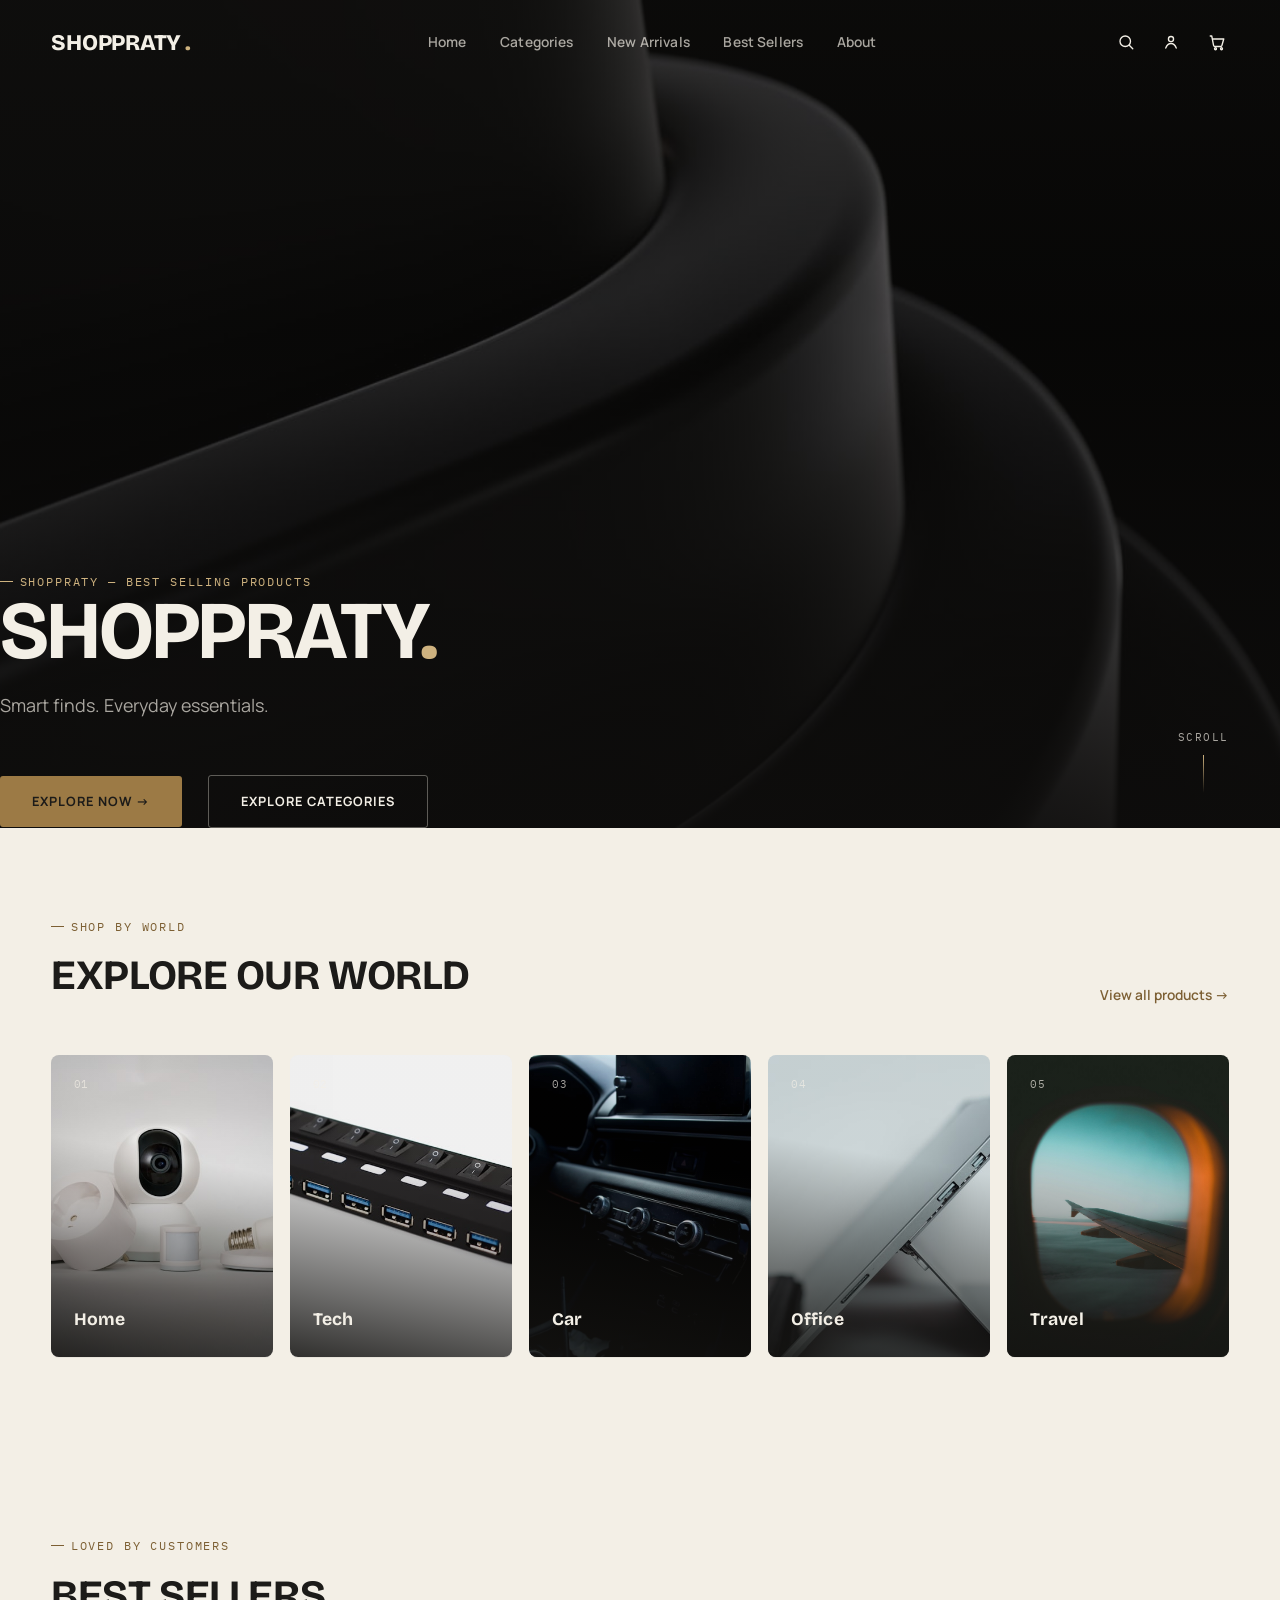
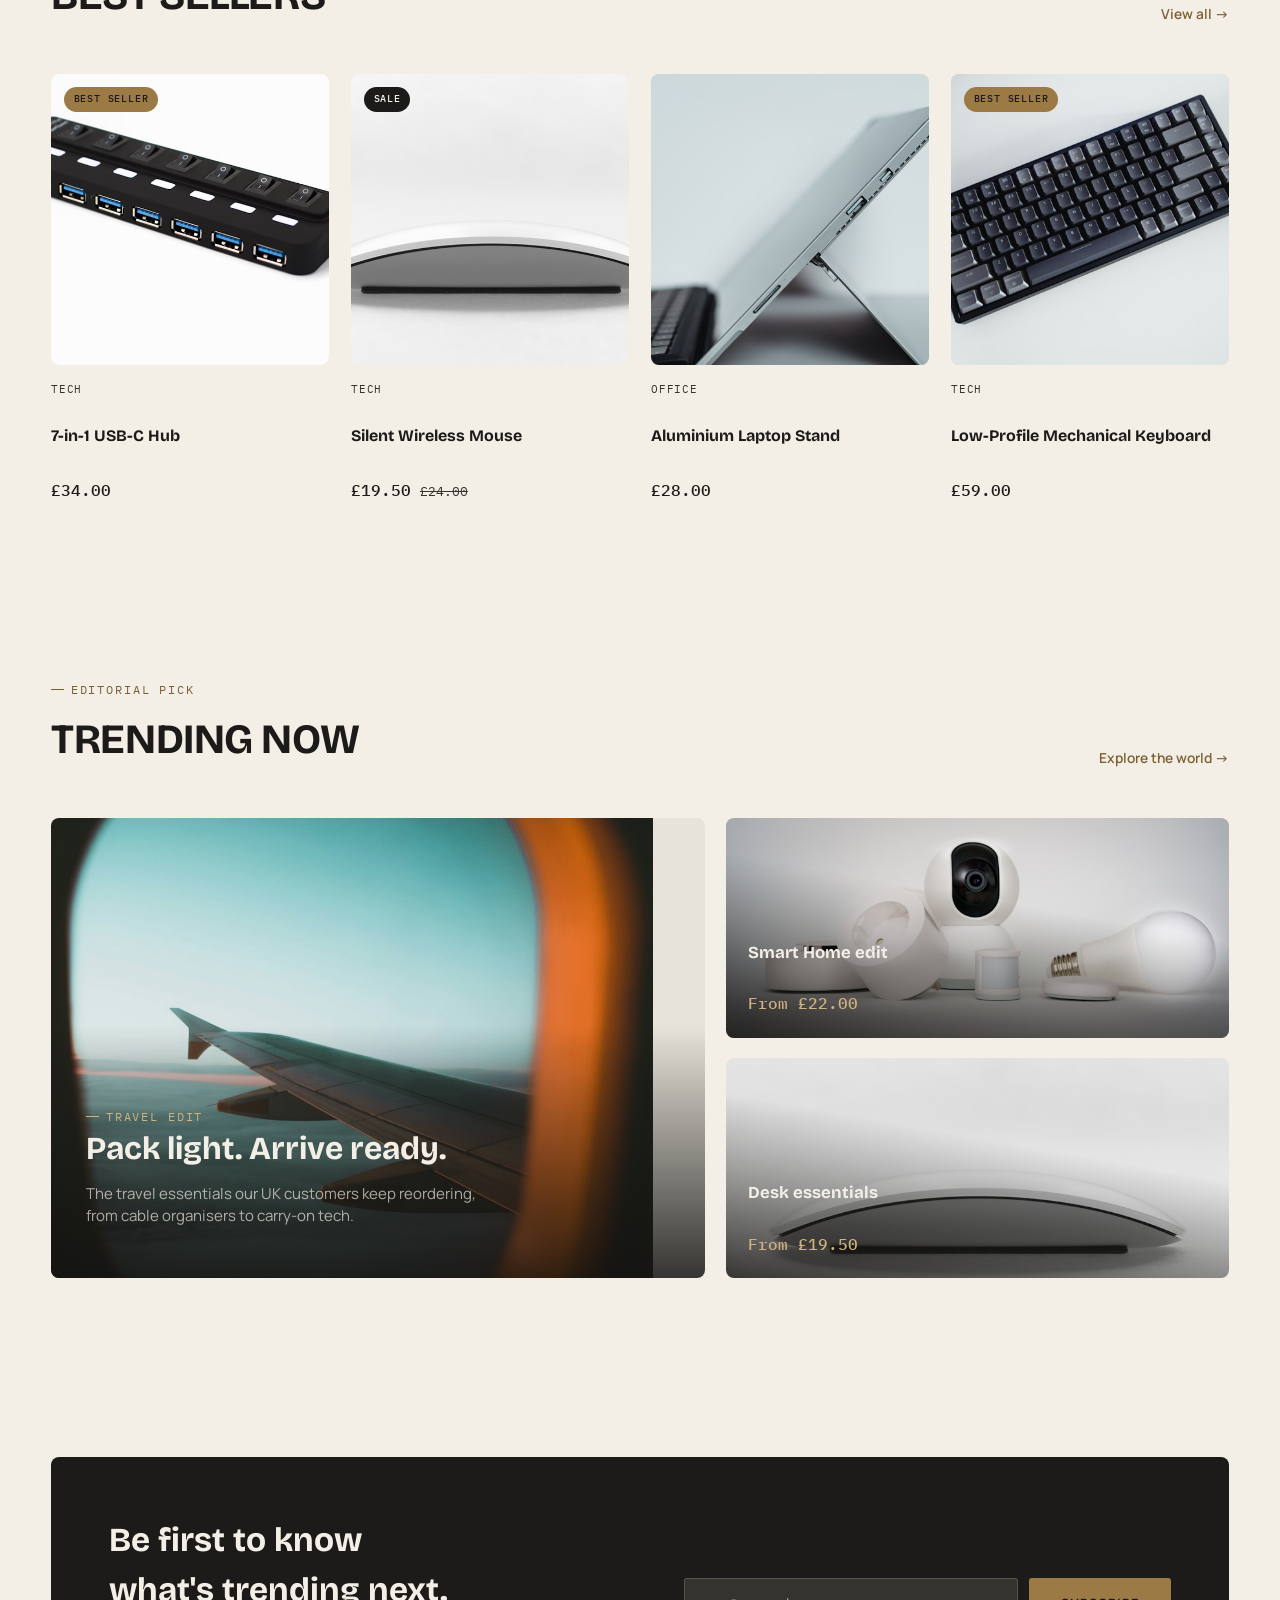
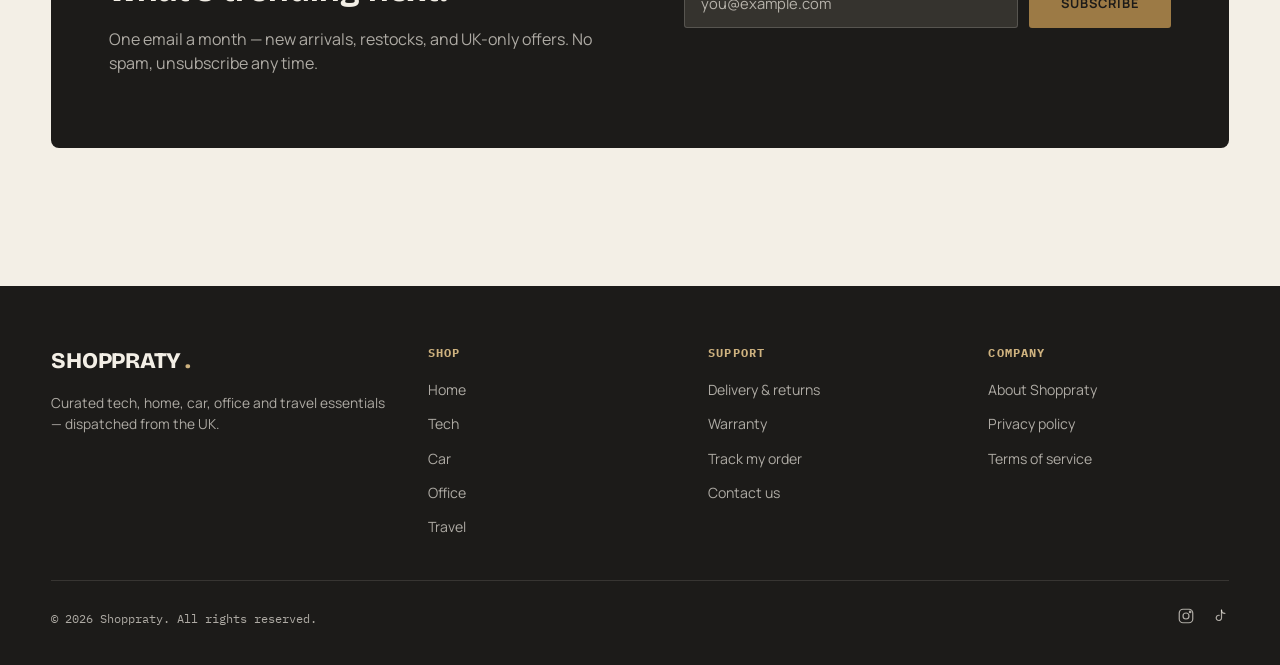
<file: src/index.html>
<!DOCTYPE html>
<html lang="en">
<head>
<meta charset="UTF-8">
<meta name="viewport" content="width=device-width, initial-scale=1">
<title>Shoppraty</title>
<link rel="preconnect" href="https://fonts.googleapis.com">
<link rel="preconnect" href="https://fonts.gstatic.com" crossorigin>
<link href="https://fonts.googleapis.com/css2?family=Bricolage+Grotesque:opsz,wght@12..96,400..800&family=Manrope:wght@400;500;600;700&family=IBM+Plex+Mono:wght@400;500&display=swap" rel="stylesheet">

<link rel="stylesheet" href="style.css">

</head>
<body>
<header id="siteHeader">
  <div class="wrap header-row">
    <a class="logo" href="#top"><span>SHOPPRATY</span><span class="dot">.</span></a>
    <nav class="primary">
      <a href="#top">Home</a>
      <a href="#categories">Categories</a>
      <a href="#trending">New Arrivals</a>
      <a href="#bestsellers">Best Sellers</a>
      <a href="#about">About</a>
    </nav>
    <div class="header-actions">
      <button class="icon-btn" aria-label="Search">
        <svg width="18" height="18" viewBox="0 0 24 24" fill="none" stroke="currentColor" stroke-width="1.8"><circle cx="11" cy="11" r="7"/><path d="M21 21l-4.3-4.3" stroke-linecap="round"/></svg>
      </button>
      <button class="icon-btn acc-only" aria-label="Account">
        <svg width="18" height="18" viewBox="0 0 24 24" fill="none" stroke="currentColor" stroke-width="1.8"><circle cx="12" cy="8" r="3.4"/><path d="M5 20c1.5-4 4.2-6 7-6s5.5 2 7 6" stroke-linecap="round"/></svg>
      </button>
      <button class="icon-btn" aria-label="Cart">
        <svg width="18" height="18" viewBox="0 0 24 24" fill="none" stroke="currentColor" stroke-width="1.8"><path d="M3 4h2l2.4 12.4a2 2 0 0 0 2 1.6h7.2a2 2 0 0 0 2-1.6L21 8H6" stroke-linecap="round" stroke-linejoin="round"/><circle cx="10" cy="21" r="1.3"/><circle cx="18" cy="21" r="1.3"/></svg>
      </button>
      <button class="icon-btn hamburger" id="menuOpen" aria-label="Open menu">
        <svg width="22" height="22" viewBox="0 0 24 24" fill="none" stroke="currentColor" stroke-width="1.8"><path d="M3 6h18M3 12h18M3 18h18" stroke-linecap="round"/></svg>
      </button>
    </div>
  </div>
</header>

<div class="mobile-panel" id="mobilePanel">
  <div class="mobile-panel-top">
    <a class="logo" href="#top"><span>SHOPPRATY</span><span class="dot">.</span></a>
    <button class="close-btn" id="menuClose" aria-label="Close menu">
      <svg width="24" height="24" viewBox="0 0 24 24" fill="none" stroke="currentColor" stroke-width="1.8"><path d="M6 6l12 12M18 6L6 18" stroke-linecap="round"/></svg>
    </button>
  </div>
  <nav>
    <a href="#top">Home</a>
    <a href="#categories">Categories</a>
    <a href="#trending">New Arrivals</a>
    <a href="#bestsellers">Best Sellers</a>
    <a href="#about">About</a>
  </nav>
  <a class="btn btn-primary" href="#bestsellers">Shop Now</a>
</div>

<main id="top">
  <!-- ================= HERO ================= -->
  <section class="hero" id="cinematicHero">
    <img class="hero-bg" src="assets/images/hero-background-abstract-3815616568.jpg" alt="">
    <div class="hero-scrim"></div>
    <div class="hero-lightbg"></div>

    <button class="skip-intro" id="skipIntro" type="button">Skip intro →</button>

    <div class="hero-inner">

      <!-- Scene — the cable (real product photo) -->
      <div class="scene scene-photo" aria-hidden="true">
        <div class="cable-photo-wrap">
          <img src="assets/images/hero-cable-photo-26ef4f4f62.jpg" alt="">
          <span class="light-sweep"></span>
        </div>
      </div>

      <!-- Scene 5 — closing (persists as the resting hero) -->
      <div class="scene scene-closing">
        <div class="eyebrow on-dark">Shoppraty — Best Selling Products</div>
        <h1>SHOPPRATY<span style="color:var(--brass-tint)">.</span></h1>
        <p class="lede">Smart finds. Everyday essentials.</p>
        <div class="hero-ctas">
          <a class="btn btn-primary" href="#bestsellers">Explore Now →</a>
          <a class="btn btn-ghost" href="#categories">Explore categories</a>
        </div>
      </div>
    </div>
    <div class="scroll-cue"><span>Scroll</span><span class="line"></span></div>
  </section>

  <!-- ================= CATEGORIES ================= -->
  <section id="categories">
    <div class="wrap">
      <div class="section-head reveal reveal-up">
        <div>
          <div class="eyebrow">Shop by world</div>
          <h2>EXPLORE OUR WORLD</h2>
        </div>
        <a class="see-all" href="#bestsellers">View all products →</a>
      </div>

      <div class="cat-grid">
        <a class="cat-card reveal reveal-up" style="--i:0" href="#bestsellers">
          <span class="cat-index mono">01</span>
          <img src="assets/images/minimal-white-smart-home-devices-on-a-light-s-da6423327e.jpg" alt="Minimal white smart-home devices on a light surface">
          <span class="scrim"></span>
          <span class="cat-body">
            <h3>Home</h3>
            <span class="cat-arrow"><svg width="15" height="15" viewBox="0 0 24 24" fill="none" stroke="currentColor" stroke-width="2.2"><path d="M6 18L18 6M9 6h9v9" stroke-linecap="round" stroke-linejoin="round"/></svg></span>
          </span>
        </a>

        <a class="cat-card reveal reveal-up" style="--i:1" href="#bestsellers">
          <span class="cat-index mono">02</span>
          <img src="assets/images/black-7-port-usb-hub-on-a-white-surface-254d0e8527.jpg" alt="Black 7-port USB hub on a white surface">
          <span class="scrim"></span>
          <span class="cat-body">
            <h3>Tech</h3>
            <span class="cat-arrow"><svg width="15" height="15" viewBox="0 0 24 24" fill="none" stroke="currentColor" stroke-width="2.2"><path d="M6 18L18 6M9 6h9v9" stroke-linecap="round" stroke-linejoin="round"/></svg></span>
          </span>
        </a>

        <a class="cat-card reveal reveal-up" style="--i:2" href="#bestsellers">
          <span class="cat-index mono">03</span>
          <img src="assets/images/dark-minimal-car-interior-dashboard-detail-01def2a07e.jpg" alt="Dark, minimal car interior dashboard detail">
          <span class="scrim"></span>
          <span class="cat-body">
            <h3>Car</h3>
            <span class="cat-arrow"><svg width="15" height="15" viewBox="0 0 24 24" fill="none" stroke="currentColor" stroke-width="2.2"><path d="M6 18L18 6M9 6h9v9" stroke-linecap="round" stroke-linejoin="round"/></svg></span>
          </span>
        </a>

        <a class="cat-card reveal reveal-up" style="--i:3" href="#bestsellers">
          <span class="cat-index mono">04</span>
          <img src="assets/images/laptop-propped-open-close-up-of-the-hinge-d51bd549a7.jpg" alt="Laptop propped open, close-up of the hinge">
          <span class="scrim"></span>
          <span class="cat-body">
            <h3>Office</h3>
            <span class="cat-arrow"><svg width="15" height="15" viewBox="0 0 24 24" fill="none" stroke="currentColor" stroke-width="2.2"><path d="M6 18L18 6M9 6h9v9" stroke-linecap="round" stroke-linejoin="round"/></svg></span>
          </span>
        </a>

        <a class="cat-card reveal reveal-up" style="--i:4" href="#bestsellers">
          <span class="cat-index mono">05</span>
          <img src="assets/images/view-of-an-airplane-wing-through-the-window-a-4570b59be3.jpg" alt="View of an airplane wing through the window at dusk">
          <span class="scrim"></span>
          <span class="cat-body">
            <h3>Travel</h3>
            <span class="cat-arrow"><svg width="15" height="15" viewBox="0 0 24 24" fill="none" stroke="currentColor" stroke-width="2.2"><path d="M6 18L18 6M9 6h9v9" stroke-linecap="round" stroke-linejoin="round"/></svg></span>
          </span>
        </a>
      </div>
    </div>
  </section>

  <!-- ================= BEST SELLERS ================= -->
  <section id="bestsellers">
    <div class="wrap">
      <div class="section-head reveal reveal-up">
        <div>
          <div class="eyebrow">Loved by customers</div>
          <h2>BEST SELLERS</h2>
        </div>
        <a class="see-all" href="#">View all →</a>
      </div>

      <div class="product-grid">
        <article class="product-card reveal reveal-up" style="--i:0" data-product-id="hub-7port-usb" data-category="Tech" data-price="34.00">
          <div class="product-media">
            <span class="badge brass">Best seller</span>
            <img src="assets/images/black-7-port-usb-hub-on-a-white-surface-254d0e8527.jpg" alt="Black 7-port USB hub with individual switches">
            <button class="quick-add">Add to cart · £34.00</button>
          </div>
          <div class="product-info">
            <span class="cat">Tech</span>
            <h4>7-in-1 USB-C Hub</h4>
            <div class="price-row"><span class="price">£34.00</span></div>
          </div>
        </article>

        <article class="product-card reveal reveal-up" style="--i:1" data-product-id="mouse-silent-wireless" data-category="Tech" data-price="19.50">
          <div class="product-media">
            <span class="badge">Sale</span>
            <img src="assets/images/white-wireless-mouse-side-profile-924a9c2b2d.jpg" alt="White wireless mouse, side profile">
            <button class="quick-add">Add to cart · £19.50</button>
          </div>
          <div class="product-info">
            <span class="cat">Tech</span>
            <h4>Silent Wireless Mouse</h4>
            <div class="price-row"><span class="price">£19.50</span><span class="price-was">£24.00</span></div>
          </div>
        </article>

        <article class="product-card reveal reveal-up" style="--i:2" data-product-id="laptop-stand-alu" data-category="Office" data-price="28.00">
          <div class="product-media">
            <img src="assets/images/laptop-propped-open-close-up-of-the-hinge-d51bd549a7.jpg" alt="Laptop propped open at an angle, close-up of the hinge">
            <button class="quick-add">Add to cart · £28.00</button>
          </div>
          <div class="product-info">
            <span class="cat">Office</span>
            <h4>Aluminium Laptop Stand</h4>
            <div class="price-row"><span class="price">£28.00</span></div>
          </div>
        </article>

        <article class="product-card reveal reveal-up" style="--i:3" data-product-id="keyboard-mech-lowprofile" data-category="Tech" data-price="59.00">
          <div class="product-media">
            <span class="badge brass">Best seller</span>
            <img src="assets/images/black-low-profile-mechanical-keyboard-on-a-wh-f9f615518b.jpg" alt="Black low-profile mechanical keyboard on a white desk">
            <button class="quick-add">Add to cart · £59.00</button>
          </div>
          <div class="product-info">
            <span class="cat">Tech</span>
            <h4>Low-Profile Mechanical Keyboard</h4>
            <div class="price-row"><span class="price">£59.00</span></div>
          </div>
        </article>
      </div>
    </div>
  </section>

  <!-- ================= TRENDING ================= -->
  <section id="trending">
    <div class="wrap">
      <div class="section-head reveal reveal-up">
        <div>
          <div class="eyebrow">Editorial pick</div>
          <h2>TRENDING NOW</h2>
        </div>
        <a class="see-all" href="#categories">Explore the world →</a>
      </div>

      <div class="trending">
        <div class="trending-hero reveal reveal-scale">
          <img id="parallaxImg" src="assets/images/view-of-an-airplane-wing-through-the-window-a-4570b59be3.jpg" alt="View of an airplane wing through the window, travel essentials edit">
          <span class="scrim"></span>
          <div class="copy">
            <div class="eyebrow on-dark">Travel edit</div>
            <h3>Pack light. Arrive ready.</h3>
            <p>The travel essentials our UK customers keep reordering, from cable organisers to carry-on tech.</p>
          </div>
        </div>
        <div class="trending-side">
          <a class="trending-item reveal reveal-up" style="--i:1" href="#bestsellers">
            <img src="assets/images/minimal-white-smart-home-devices-on-a-light-s-da6423327e.jpg" alt="Minimal white smart-home devices">
            <span class="scrim"></span>
            <span class="copy">
              <h4>Smart Home edit</h4>
              <span class="price mono">From £22.00</span>
            </span>
          </a>
          <a class="trending-item reveal reveal-up" style="--i:2" href="#bestsellers">
            <img src="assets/images/white-wireless-mouse-side-profile-924a9c2b2d.jpg" alt="White wireless mouse close-up">
            <span class="scrim"></span>
            <span class="copy">
              <h4>Desk essentials</h4>
              <span class="price mono">From £19.50</span>
            </span>
          </a>
        </div>
      </div>
    </div>
  </section>

  <!-- ================= NEWSLETTER ================= -->
  <section>
    <div class="wrap">
      <div class="newsletter reveal reveal-up">
        <div>
          <h2>Be first to know what's trending next.</h2>
          <p>One email a month — new arrivals, restocks, and UK-only offers. No spam, unsubscribe any time.</p>
        </div>
        <form class="signup-form" onsubmit="return false;">
          <input type="email" placeholder="you@example.com" aria-label="Email address" required>
          <button class="btn btn-primary" type="submit">Subscribe</button>
        </form>
      </div>
    </div>
  </section>
</main>

<footer id="about">
  <div class="wrap">
    <div class="footer-grid">
      <div class="footer-brand">
        <a class="logo" href="#top"><span>SHOPPRATY</span><span class="dot">.</span></a>
        <p>Curated tech, home, car, office and travel essentials — dispatched from the UK.</p>
      </div>
      <div class="footer-col">
        <h5>Shop</h5>
        <ul>
          <li><a href="#categories">Home</a></li>
          <li><a href="#categories">Tech</a></li>
          <li><a href="#categories">Car</a></li>
          <li><a href="#categories">Office</a></li>
          <li><a href="#categories">Travel</a></li>
        </ul>
      </div>
      <div class="footer-col">
        <h5>Support</h5>
        <ul>
          <li><a href="#">Delivery &amp; returns</a></li>
          <li><a href="#">Warranty</a></li>
          <li><a href="#">Track my order</a></li>
          <li><a href="#">Contact us</a></li>
        </ul>
      </div>
      <div class="footer-col">
        <h5>Company</h5>
        <ul>
          <li><a href="#about">About Shoppraty</a></li>
          <li><a href="#">Privacy policy</a></li>
          <li><a href="#">Terms of service</a></li>
        </ul>
      </div>
    </div>
    <div class="footer-bottom">
      <span class="mono">© 2026 Shoppraty. All rights reserved.</span>
      <div class="socials">
        <a href="#" aria-label="Instagram"><svg width="18" height="18" viewBox="0 0 24 24" fill="none" stroke="currentColor" stroke-width="1.6"><rect x="3" y="3" width="18" height="18" rx="5"/><circle cx="12" cy="12" r="4"/><circle cx="17.5" cy="6.5" r="1"/></svg></a>
        <a href="#" aria-label="TikTok"><svg width="18" height="18" viewBox="0 0 24 24" fill="none" stroke="currentColor" stroke-width="1.6"><path d="M14 4v10.5a3.5 3.5 0 1 1-3-3.46" stroke-linecap="round" stroke-linejoin="round"/><path d="M14 4c0 2.5 2 4.5 4.5 4.5" stroke-linecap="round"/></svg></a>
      </div>
    </div>
  </div>
</footer>

<script src="script.js"></script>
</body>
</html>
</file>
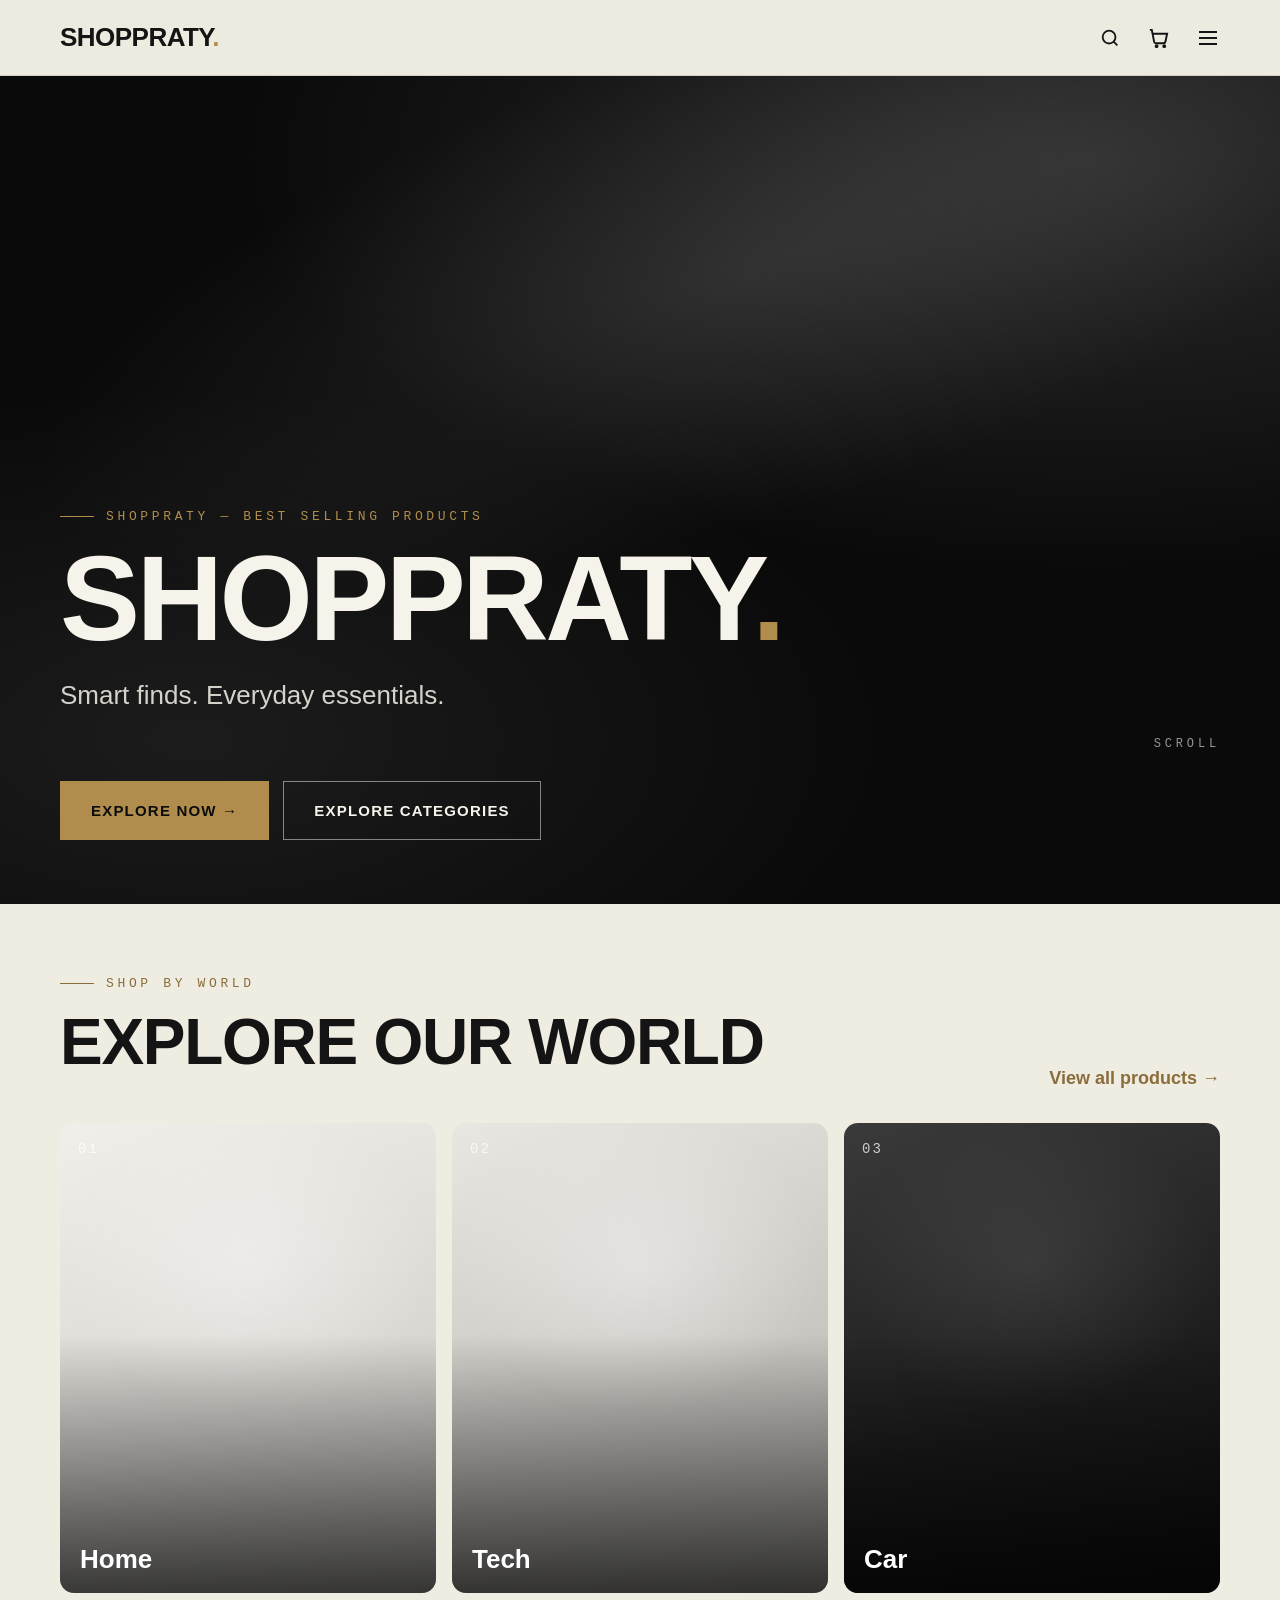
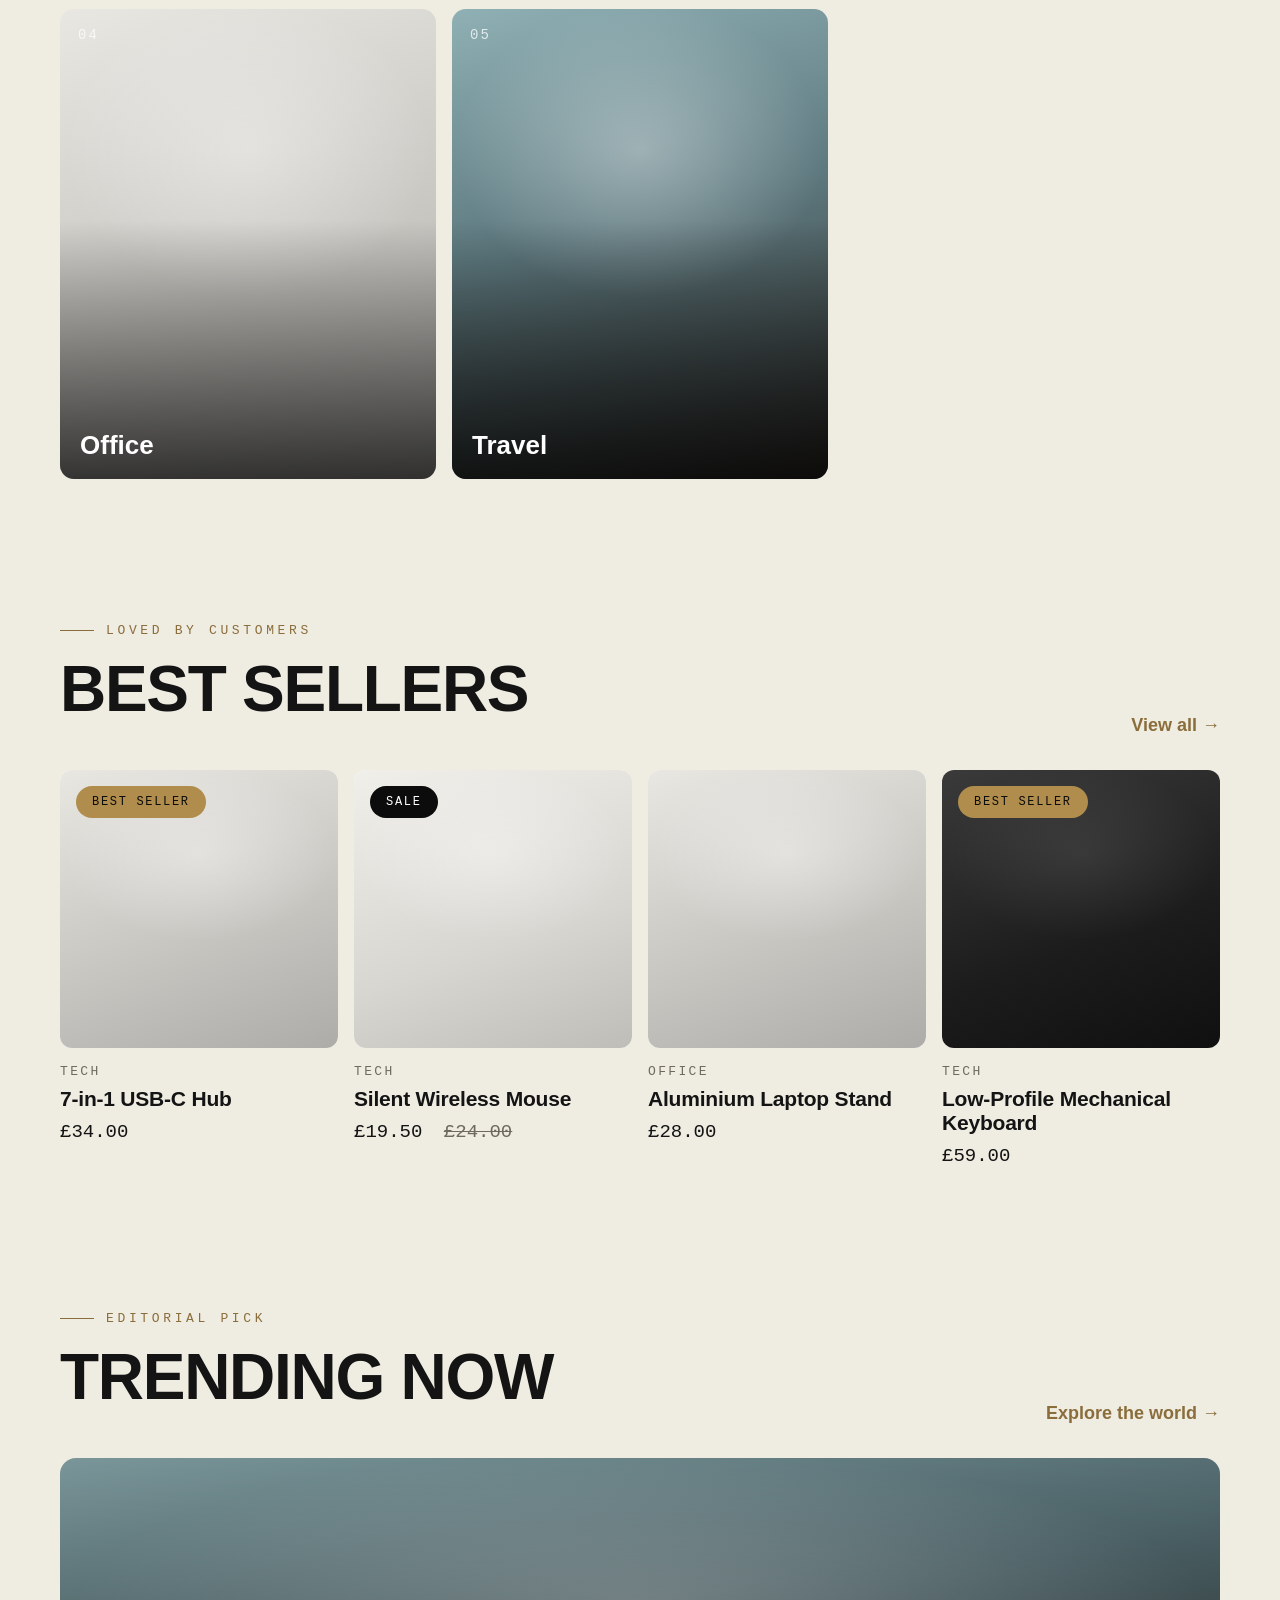
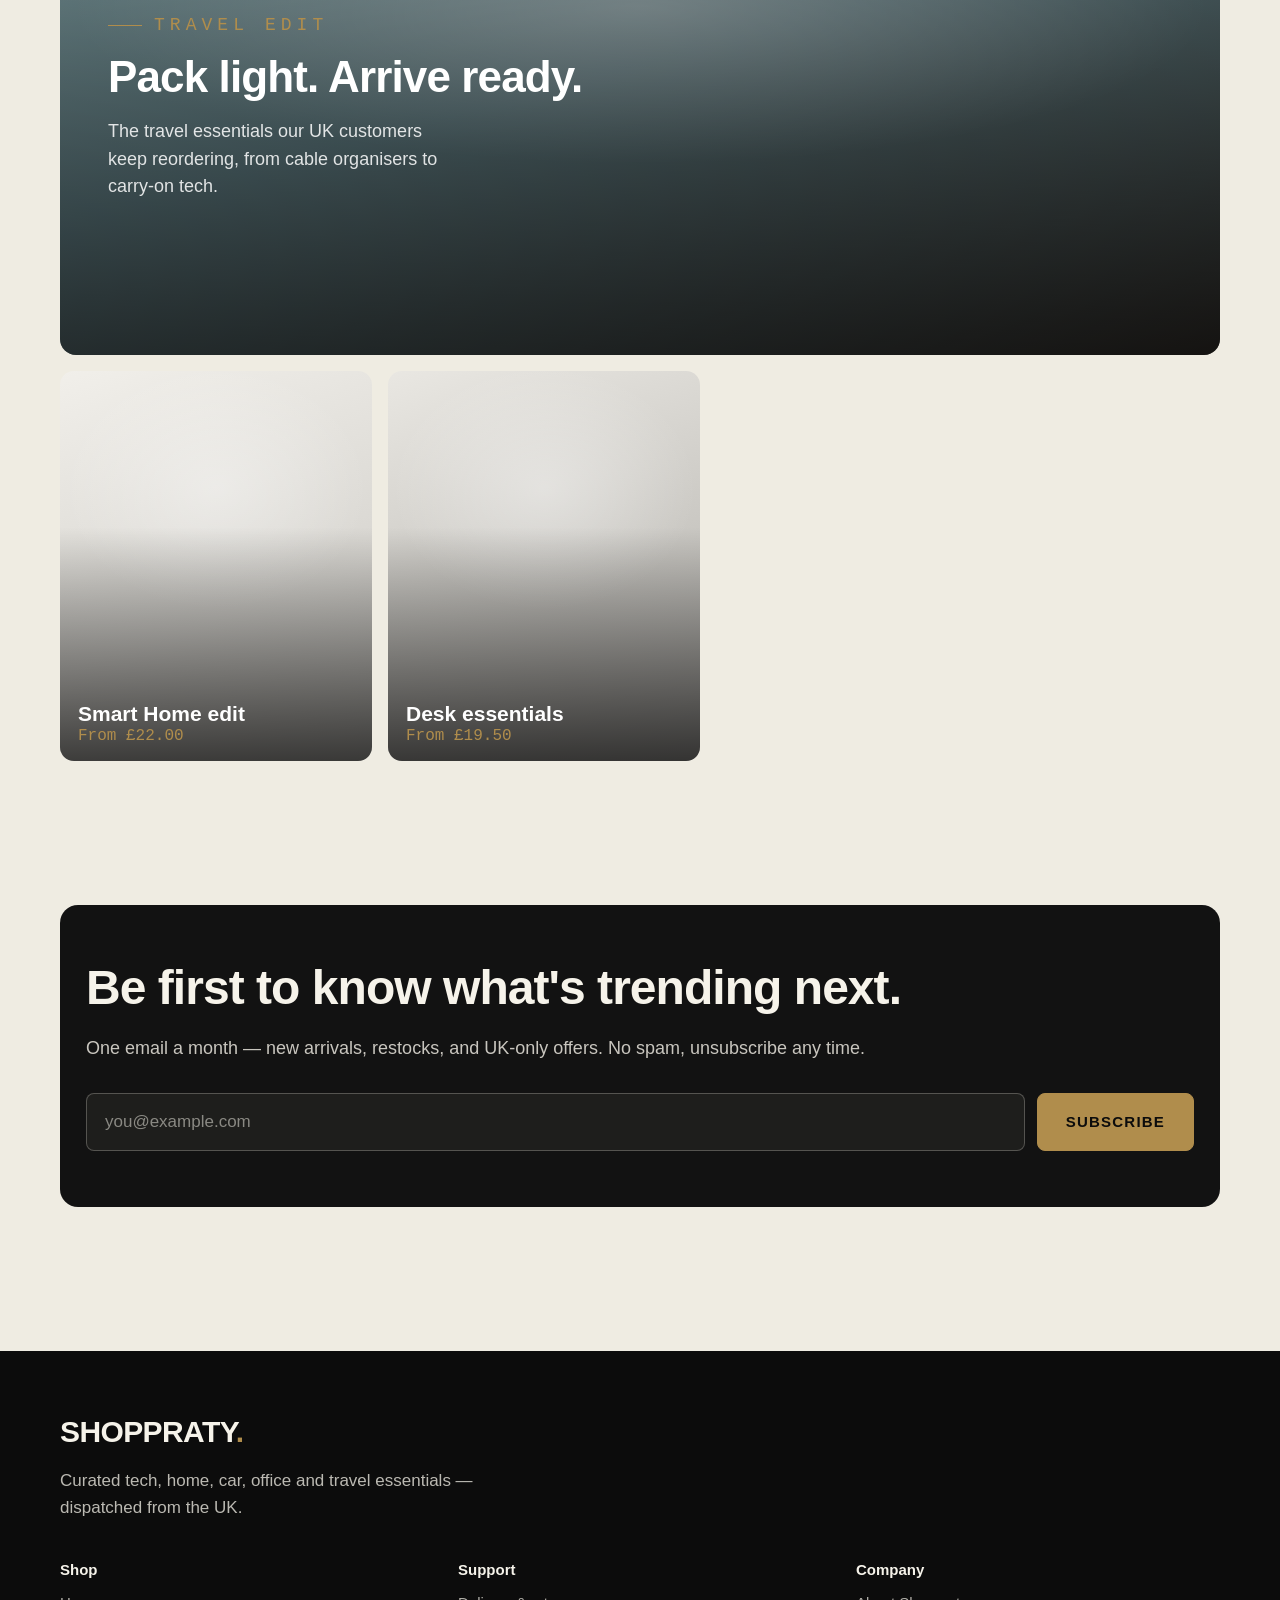
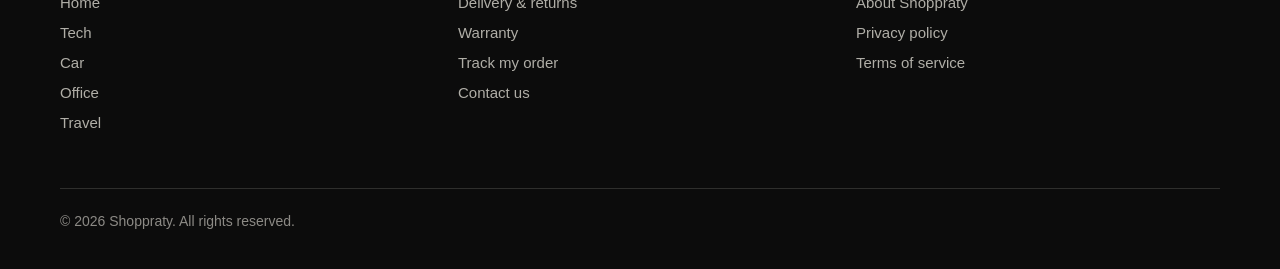
<file: shoppraty-bundle.html>
<!DOCTYPE html>
<html lang="en">
<head>
<meta charset="UTF-8">
<meta name="viewport" content="width=device-width, initial-scale=1">
<title>Shoppraty</title>
<style>
  :root{
    --cream:#EFECE2;
    --cream-2:#EDEAE0;
    --ink:#141414;
    --black:#0C0C0C;
    --card-black:#121212;
    --gold:#B08D4C;
    --gold-deep:#8A6D3B;
    --paper:#F6F3EA;
    --muted:#6E6A5F;
    --sans:-apple-system,BlinkMacSystemFont,"Segoe UI",Helvetica,Arial,sans-serif;
    --mono:ui-monospace,"SF Mono",Menlo,Consolas,monospace;
  }
  *{margin:0;padding:0;box-sizing:border-box}
  html{scroll-behavior:smooth}
  body{background:var(--cream);color:var(--ink);font-family:var(--sans);-webkit-font-smoothing:antialiased}
  img,svg{display:block;max-width:100%}
  a{color:inherit;text-decoration:none}

  .wrap{max-width:1200px;margin:0 auto;padding:0 20px}

  /* ---------- header ---------- */
  header{position:sticky;top:0;z-index:50;background:var(--cream-2);border-bottom:1px solid rgba(20,20,20,.12)}
  .nav{display:flex;align-items:center;justify-content:space-between;padding:22px 20px;max-width:1200px;margin:0 auto}
  .logo{font-size:26px;font-weight:800;letter-spacing:-.02em}
  .logo .dot{color:var(--gold)}
  .nav-icons{display:flex;align-items:center;gap:26px}
  .nav-icons button{background:none;border:none;cursor:pointer;padding:0;color:var(--ink)}

  /* ---------- eyebrow ---------- */
  .eyebrow{font-family:var(--mono);font-size:13px;letter-spacing:.28em;text-transform:uppercase;color:var(--gold-deep);display:flex;align-items:center;gap:12px}
  .eyebrow::before{content:"";width:34px;height:1px;background:currentColor;flex:none}

  /* ---------- hero ---------- */
  .hero{position:relative;background:var(--black);color:var(--paper);min-height:92vh;display:flex;align-items:flex-end;overflow:hidden}
  .hero-art{position:absolute;inset:0;background:
    radial-gradient(120% 90% at 85% 10%,#2A2A2A 0%,transparent 55%),
    radial-gradient(90% 70% at 15% 80%,#1C1C1C 0%,transparent 60%),
    #0A0A0A}
  .hero-art::after{content:"";position:absolute;inset:-20%;background:
    radial-gradient(60% 30% at 60% 35%,rgba(255,255,255,.10) 0%,transparent 70%);
    transform:rotate(-18deg)}
  .hero-inner{position:relative;width:100%;max-width:1200px;margin:0 auto;padding:0 20px 44px}
  .hero .eyebrow{color:var(--gold)}
  .hero h1{font-size:clamp(56px,12vw,120px);font-weight:800;letter-spacing:-.03em;line-height:1;margin:14px 0 22px}
  .hero h1 .dot{color:var(--gold)}
  .hero-sub{font-size:clamp(19px,4.5vw,26px);color:rgba(246,243,234,.85)}
  .hero-scroll{font-family:var(--mono);font-size:12px;letter-spacing:.32em;color:rgba(246,243,234,.6);text-align:right;margin:26px 0 30px}
  .hero-ctas{display:flex;gap:14px;flex-wrap:wrap}
  .btn{font-family:var(--sans);font-weight:700;font-size:15px;letter-spacing:.08em;text-transform:uppercase;padding:20px 30px;cursor:pointer;text-align:center;flex:1 1 220px}
  .btn-gold{background:var(--gold);color:var(--black);border:1px solid var(--gold)}
  .btn-ghost{background:transparent;color:var(--paper);border:1px solid rgba(246,243,234,.5)}

  /* ---------- sections ---------- */
  section{padding:72px 0}
  .sec-head h2{font-size:clamp(38px,8.5vw,64px);font-weight:800;letter-spacing:-.02em;margin:14px 0 10px}
  .sec-link{color:var(--gold-deep);font-weight:600;font-size:18px;display:inline-block;margin-top:6px}

  /* ---------- categories ---------- */
  .cat-grid{display:grid;grid-template-columns:repeat(2,1fr);gap:16px;margin-top:34px}
  .cat-card{position:relative;border-radius:14px;overflow:hidden;aspect-ratio:4/5}
  .cat-card:nth-child(5){grid-column:1/-1;aspect-ratio:16/9}
  .cat-num{position:absolute;top:18px;left:18px;font-family:var(--mono);font-size:14px;letter-spacing:.15em;color:rgba(255,255,255,.75);z-index:2}
  .cat-name{position:absolute;left:20px;bottom:18px;color:#fff;font-size:26px;font-weight:700;z-index:2}
  .cat-card::after{content:"";position:absolute;inset:0;background:linear-gradient(180deg,transparent 45%,rgba(0,0,0,.72) 100%)}
  .ph{position:absolute;inset:0}
  .ph-light{background:linear-gradient(160deg,#E9E7E2 0%,#C9C7C2 55%,#AEACA8 100%)}
  .ph-dark{background:linear-gradient(160deg,#3A3A3A 0%,#1C1C1C 60%,#101010 100%)}
  .ph-soft{background:linear-gradient(160deg,#F1EFEA 0%,#D8D6D1 60%,#BFBDB8 100%)}
  .ph-sky{background:linear-gradient(165deg,#8FB0B4 0%,#5E7A80 45%,#2E2A26 100%)}
  .ph::after{content:"";position:absolute;inset:0;background:radial-gradient(70% 45% at 50% 30%,rgba(255,255,255,.35) 0%,transparent 70%)}
  .ph-dark::after{background:radial-gradient(70% 45% at 50% 30%,rgba(255,255,255,.08) 0%,transparent 70%)}

  /* ---------- best sellers ---------- */
  .prod-grid{display:grid;grid-template-columns:repeat(2,1fr);gap:20px 16px;margin-top:34px}
  .prod-img{position:relative;border-radius:12px;overflow:hidden;aspect-ratio:1/1;background:#fff}
  .badge{position:absolute;top:16px;left:16px;font-family:var(--mono);font-size:12px;letter-spacing:.14em;padding:9px 16px;border-radius:999px;z-index:2}
  .badge-gold{background:var(--gold);color:var(--black)}
  .badge-black{background:var(--black);color:#fff}
  .prod-cat{font-family:var(--mono);font-size:13px;letter-spacing:.18em;text-transform:uppercase;color:var(--muted);margin:16px 0 8px}
  .prod-name{font-size:21px;font-weight:700;letter-spacing:-.01em}
  .prod-price{font-family:var(--mono);font-size:19px;margin-top:10px}
  .prod-price s{color:var(--muted);margin-left:10px}

  /* ---------- trending ---------- */
  .trend-feature{position:relative;border-radius:16px;overflow:hidden;aspect-ratio:4/5;margin-top:34px;display:flex;align-items:center}
  .trend-feature::after{content:"";position:absolute;inset:0;background:linear-gradient(180deg,rgba(0,0,0,.15) 0%,rgba(0,0,0,.55) 100%)}
  .trend-copy{position:relative;z-index:2;padding:26px;color:#fff}
  .trend-copy .eyebrow{color:var(--gold)}
  .trend-copy h3{font-size:clamp(30px,7vw,44px);font-weight:800;letter-spacing:-.02em;margin:12px 0 16px}
  .trend-copy p{font-size:18px;line-height:1.55;color:rgba(255,255,255,.85);max-width:34ch}
  .trend-grid{display:grid;grid-template-columns:repeat(2,1fr);gap:16px;margin-top:16px}
  .trend-card{position:relative;border-radius:14px;overflow:hidden;aspect-ratio:4/5}
  .trend-card::after{content:"";position:absolute;inset:0;background:linear-gradient(180deg,transparent 40%,rgba(0,0,0,.7) 100%)}
  .trend-meta{position:absolute;left:18px;bottom:16px;z-index:2;color:#fff}
  .trend-meta .t{font-size:21px;font-weight:700}
  .trend-meta .p{font-family:var(--mono);font-size:16px;color:var(--gold);margin-top:8px}

  /* ---------- newsletter ---------- */
  .news{background:var(--card-black);color:var(--paper);border-radius:18px;padding:56px 26px}
  .news h2{font-size:clamp(32px,7.5vw,48px);font-weight:800;letter-spacing:-.02em;line-height:1.12}
  .news p{margin:20px 0 30px;font-size:18px;line-height:1.55;color:rgba(246,243,234,.8)}
  .news-form{display:flex;gap:12px;flex-wrap:wrap}
  .news-form input{flex:1 1 220px;background:#1E1E1C;border:1px solid rgba(246,243,234,.25);border-radius:8px;padding:18px;color:var(--paper);font-size:17px}
  .news-form input::placeholder{color:rgba(246,243,234,.5)}
  .news-form .btn{flex:0 1 auto;border-radius:8px;padding:18px 28px}

  /* ---------- footer ---------- */
  footer{background:var(--black);color:var(--paper);padding:64px 0 40px;margin-top:72px}
  .foot-logo{font-size:30px;font-weight:800;letter-spacing:-.02em}
  .foot-logo .dot{color:var(--gold)}
  .foot-desc{margin:18px 0 40px;font-size:17px;line-height:1.6;color:rgba(246,243,234,.75);max-width:46ch}
  .foot-cols{display:grid;grid-template-columns:repeat(auto-fit,minmax(160px,1fr));gap:34px}
  .foot-cols h5{font-size:15px;font-weight:700;margin-bottom:16px}
  .foot-cols li{list-style:none;margin-bottom:12px}
  .foot-cols a{color:rgba(246,243,234,.7);font-size:15px}
  .copy{border-top:1px solid rgba(246,243,234,.15);margin-top:44px;padding-top:24px;font-size:14px;color:rgba(246,243,234,.55)}

  @media(min-width:760px){
    .hero-inner{padding-bottom:64px}
    .btn{flex:0 1 auto}
    .cat-grid{grid-template-columns:repeat(3,1fr)}
    .cat-card:nth-child(5){grid-column:auto;aspect-ratio:4/5}
    .cat-grid .cat-card:nth-child(4),.cat-grid .cat-card:nth-child(5){aspect-ratio:4/5}
    .prod-grid{grid-template-columns:repeat(4,1fr)}
    .trend-feature{aspect-ratio:21/9}
    .trend-copy{padding:48px}
    .trend-grid{grid-template-columns:repeat(2,1fr);max-width:640px}
    .sec-head{display:flex;align-items:flex-end;justify-content:space-between;flex-wrap:wrap;gap:10px}
  }
</style>
</head>
<body id="top">

<header>
  <div class="nav">
    <a class="logo" href="#top">SHOPPRATY<span class="dot">.</span></a>
    <div class="nav-icons">
      <button aria-label="Search"><svg width="22" height="22" viewBox="0 0 24 24" fill="none" stroke="currentColor" stroke-width="2"><circle cx="11" cy="11" r="7"/><path d="M20 20l-4-4"/></svg></button>
      <button aria-label="Cart"><svg width="23" height="23" viewBox="0 0 24 24" fill="none" stroke="currentColor" stroke-width="2"><path d="M3 4h2l2.4 12.2A2 2 0 0 0 9.36 18h7.9a2 2 0 0 0 1.95-1.57L21 8H6"/><circle cx="10" cy="21" r="1"/><circle cx="18" cy="21" r="1"/></svg></button>
      <button aria-label="Menu"><svg width="24" height="24" viewBox="0 0 24 24" fill="none" stroke="currentColor" stroke-width="2"><path d="M3 6h18M3 12h18M3 18h18"/></svg></button>
    </div>
  </div>
</header>

<!-- HERO -->
<div class="hero">
  <div class="hero-art"></div>
  <div class="hero-inner">
    <p class="eyebrow">Shoppraty — Best Selling Products</p>
    <h1>SHOPPRATY<span class="dot">.</span></h1>
    <p class="hero-sub">Smart finds. Everyday essentials.</p>
    <p class="hero-scroll">SCROLL</p>
    <div class="hero-ctas">
      <a class="btn btn-gold" href="#bestsellers">Explore Now →</a>
      <a class="btn btn-ghost" href="#categories">Explore Categories</a>
    </div>
  </div>
</div>

<!-- CATEGORIES -->
<section id="categories">
  <div class="wrap">
    <div class="sec-head">
      <div>
        <p class="eyebrow">Shop by world</p>
        <h2>EXPLORE OUR WORLD</h2>
      </div>
      <a class="sec-link" href="#bestsellers">View all products →</a>
    </div>
    <div class="cat-grid">
      <a class="cat-card" href="#bestsellers"><span class="ph ph-soft"></span><span class="cat-num">01</span><span class="cat-name">Home</span></a>
      <a class="cat-card" href="#bestsellers"><span class="ph ph-light"></span><span class="cat-num">02</span><span class="cat-name">Tech</span></a>
      <a class="cat-card" href="#bestsellers"><span class="ph ph-dark"></span><span class="cat-num">03</span><span class="cat-name">Car</span></a>
      <a class="cat-card" href="#bestsellers"><span class="ph ph-light"></span><span class="cat-num">04</span><span class="cat-name">Office</span></a>
      <a class="cat-card" href="#bestsellers"><span class="ph ph-sky"></span><span class="cat-num">05</span><span class="cat-name">Travel</span></a>
    </div>
  </div>
</section>

<!-- BEST SELLERS -->
<section id="bestsellers">
  <div class="wrap">
    <div class="sec-head">
      <div>
        <p class="eyebrow">Loved by customers</p>
        <h2>BEST SELLERS</h2>
      </div>
      <a class="sec-link" href="#">View all →</a>
    </div>
    <div class="prod-grid">
      <div>
        <div class="prod-img"><span class="ph ph-light"></span><span class="badge badge-gold">BEST SELLER</span></div>
        <p class="prod-cat">Tech</p>
        <h4 class="prod-name">7-in-1 USB-C Hub</h4>
        <p class="prod-price">£34.00</p>
      </div>
      <div>
        <div class="prod-img"><span class="ph ph-soft"></span><span class="badge badge-black">SALE</span></div>
        <p class="prod-cat">Tech</p>
        <h4 class="prod-name">Silent Wireless Mouse</h4>
        <p class="prod-price">£19.50 <s>£24.00</s></p>
      </div>
      <div>
        <div class="prod-img"><span class="ph ph-light"></span></div>
        <p class="prod-cat">Office</p>
        <h4 class="prod-name">Aluminium Laptop Stand</h4>
        <p class="prod-price">£28.00</p>
      </div>
      <div>
        <div class="prod-img"><span class="ph ph-dark"></span><span class="badge badge-gold">BEST SELLER</span></div>
        <p class="prod-cat">Tech</p>
        <h4 class="prod-name">Low-Profile Mechanical Keyboard</h4>
        <p class="prod-price">£59.00</p>
      </div>
    </div>
  </div>
</section>

<!-- TRENDING -->
<section id="trending">
  <div class="wrap">
    <div class="sec-head">
      <div>
        <p class="eyebrow">Editorial pick</p>
        <h2>TRENDING NOW</h2>
      </div>
      <a class="sec-link" href="#categories">Explore the world →</a>
    </div>
    <div class="trend-feature">
      <span class="ph ph-sky"></span>
      <div class="trend-copy">
        <p class="eyebrow">Travel edit</p>
        <h3>Pack light. Arrive ready.</h3>
        <p>The travel essentials our UK customers keep reordering, from cable organisers to carry-on tech.</p>
      </div>
    </div>
    <div class="trend-grid">
      <a class="trend-card" href="#bestsellers"><span class="ph ph-soft"></span>
        <span class="trend-meta"><span class="t">Smart Home edit</span><br><span class="p">From £22.00</span></span></a>
      <a class="trend-card" href="#bestsellers"><span class="ph ph-light"></span>
        <span class="trend-meta"><span class="t">Desk essentials</span><br><span class="p">From £19.50</span></span></a>
    </div>
  </div>
</section>

<!-- NEWSLETTER -->
<section id="about">
  <div class="wrap">
    <div class="news">
      <h2>Be first to know what's trending next.</h2>
      <p>One email a month — new arrivals, restocks, and UK-only offers. No spam, unsubscribe any time.</p>
      <div class="news-form">
        <input type="email" placeholder="you@example.com" aria-label="Email address">
        <button class="btn btn-gold" type="button">Subscribe</button>
      </div>
    </div>
  </div>
</section>

<footer>
  <div class="wrap">
    <p class="foot-logo">SHOPPRATY<span class="dot">.</span></p>
    <p class="foot-desc">Curated tech, home, car, office and travel essentials — dispatched from the UK.</p>
    <div class="foot-cols">
      <div><h5>Shop</h5><ul>
        <li><a href="#categories">Home</a></li>
        <li><a href="#categories">Tech</a></li>
        <li><a href="#categories">Car</a></li>
        <li><a href="#categories">Office</a></li>
        <li><a href="#categories">Travel</a></li>
      </ul></div>
      <div><h5>Support</h5><ul>
        <li><a href="#">Delivery &amp; returns</a></li>
        <li><a href="#">Warranty</a></li>
        <li><a href="#">Track my order</a></li>
        <li><a href="#">Contact us</a></li>
      </ul></div>
      <div><h5>Company</h5><ul>
        <li><a href="#about">About Shoppraty</a></li>
        <li><a href="#">Privacy policy</a></li>
        <li><a href="#">Terms of service</a></li>
      </ul></div>
    </div>
    <p class="copy">© 2026 Shoppraty. All rights reserved.</p>
  </div>
</footer>

</body>
</html>
</file>
<file: src/style.css>
:root{
    --ink: #1c1b19;
    --ink-soft: #35332e;
    --paper: #f3efe6;
    --sand: #e6ded0;
    --sand-line: #d7cdb8;
    --brass: #9c7a45;
    --brass-deep: #7c5f33;
    --brass-tint: #ceb27f;
    --on-ink: #f3efe6;
    --on-ink-dim: rgba(243,239,230,0.68);
    --radius-sm: 3px;
    --radius-md: 8px;
    --maxw: 1320px;
    --ease: cubic-bezier(.2,.7,.2,1);
    --ease-cinematic: cubic-bezier(.16,1,.3,1);
    --ease-spring: cubic-bezier(.34,1.56,.64,1);
    --metal: #cfd3d6;
    --metal-deep: #8e9297;

    /* ===== INTRO TIMELINE (short cut) — retime the whole sequence by editing these ===== */
    --t-photo-start: 0.1s;
    --t-photo-dur: 1.7s;
    --t-dark-start: 1.25s;
    --t-dark-dur: 0.95s;
    --t-closing-start: 1.9s;
    --t-closing-dur: 1.1s;
  }

  *{ box-sizing:border-box; }
  html{ scroll-behavior:smooth; }
  html,body{ margin:0; padding:0; }

  body{
    background: var(--paper);
    color: var(--ink);
    font-family: 'Manrope', ui-sans-serif, system-ui, -apple-system, sans-serif;
    -webkit-font-smoothing: antialiased;
    line-height: 1.5;
    overflow-x: hidden;
  }

  h1,h2,h3{
    font-family: 'Bricolage Grotesque', ui-sans-serif, system-ui, sans-serif;
    font-weight: 700;
    text-wrap: balance;
    margin: 0;
    color: var(--ink);
  }

  .mono{ font-family:'IBM Plex Mono', ui-monospace, monospace; }
  a{ color: inherit; }
  img{ max-width:100%; display:block; }

  .wrap{
    max-width: var(--maxw);
    margin: 0 auto;
    padding: 0 clamp(1.25rem, 4vw, 3.5rem);
  }

  .eyebrow{
    font-family:'IBM Plex Mono', ui-monospace, monospace;
    font-size: 0.72rem;
    letter-spacing: 0.16em;
    text-transform: uppercase;
    color: var(--brass-deep);
    display:flex; align-items:center; gap:0.6em;
  }
  .eyebrow::before{ content:""; width:1.1em; height:1px; background:var(--brass-deep); display:inline-block; }
  .eyebrow.on-dark{ color: var(--brass-tint); }
  .eyebrow.on-dark::before{ background: var(--brass-tint); }

  button{ font-family:inherit; }

  a:focus-visible, button:focus-visible, input:focus-visible{
    outline: 2px solid var(--brass);
    outline-offset: 3px;
  }

  /* ================= HEADER ================= */
  header{
    position: fixed; top:0; left:0; right:0; z-index:100;
    padding: 1.6rem 0;
    transition: background 0.4s var(--ease), padding 0.4s var(--ease), box-shadow 0.4s var(--ease), border-color 0.4s var(--ease);
    border-bottom: 1px solid transparent;
  }
  header.scrolled{
    padding: 0.95rem 0;
    background: rgba(243,239,230,0.9);
    backdrop-filter: blur(14px);
    -webkit-backdrop-filter: blur(14px);
    border-bottom: 1px solid var(--sand-line);
    box-shadow: 0 8px 30px -20px rgba(28,27,25,0.4);
  }
  .header-row{ display:flex; align-items:center; justify-content:space-between; gap:1.5rem; }

  .logo{
    font-family:'Bricolage Grotesque', sans-serif;
    font-weight:800; font-size:1.4rem; letter-spacing:-0.01em;
    text-decoration:none; display:flex; align-items:baseline; gap:0.15em;
    color: var(--on-ink);
    transition: color 0.4s var(--ease);
  }
  header.scrolled .logo{ color: var(--ink); }
  .logo .dot{ color: var(--brass-tint); }
  header.scrolled .logo .dot{ color: var(--brass); }

  nav.primary{ display:flex; gap:2.1rem; }
  nav.primary a{
    text-decoration:none; font-weight:600; font-size:0.86rem;
    letter-spacing:0.01em;
    color: var(--on-ink-dim);
    position:relative; padding:0.2rem 0;
    transition: color 0.3s ease;
  }
  header.scrolled nav.primary a{ color: var(--ink-soft); }
  nav.primary a:hover{ color: var(--on-ink); }
  header.scrolled nav.primary a:hover{ color: var(--ink); }
  nav.primary a::after{
    content:""; position:absolute; left:0; right:100%; bottom:-4px; height:1px;
    background: currentColor; transition: right 0.3s var(--ease);
  }
  nav.primary a:hover::after{ right:0; }

  .header-actions{ display:flex; align-items:center; gap:1.3rem; }
  .icon-btn{
    background:none; border:none; cursor:pointer; padding:0.2rem;
    color: var(--on-ink); display:flex; transition: color 0.3s ease, transform 0.2s ease;
  }
  header.scrolled .icon-btn{ color: var(--ink); }
  .icon-btn:hover{ transform: translateY(-1px); color: var(--brass-tint); }
  header.scrolled .icon-btn:hover{ color: var(--brass); }
  .hamburger{ display:none; }

  /* ================= HERO ================= */
  .hero{
    position:relative;
    min-height: 92vh;
    display:flex; flex-direction:column; align-items:flex-start; justify-content:flex-end;
    overflow:hidden;
    background: var(--ink);
  }
  /* Swap target: replace this <img> with a <video autoplay muted loop playsinline> using the same class "hero-bg" */
  .hero-bg{
    position:absolute; inset:0; width:100%; height:100%; object-fit:cover;
    animation: kenburns 20s ease-in-out infinite alternate;
  }
  .hero-scrim{
    position:absolute; inset:0;
    background: linear-gradient(180deg, rgba(20,19,17,0.55) 0%, rgba(20,19,17,0.35) 40%, rgba(15,14,13,0.88) 100%);
  }
  .hero-inner{
    position:absolute; inset:0; z-index:2; width:100%;
    padding: 0 clamp(1.25rem, 4vw, 3.5rem) clamp(3.5rem, 8vw, 6rem);
    max-width: var(--maxw); margin:0 auto;
  }
  .hero h1{
    color: var(--on-ink);
    font-size: clamp(2.6rem, 6.4vw, 5.4rem);
    line-height: 0.98; letter-spacing:-0.02em;
    max-width: 16em;
  }
  .hero p.lede{
    color: var(--on-ink-dim);
    font-size: clamp(1rem, 1.4vw, 1.2rem);
    margin-top: 1.3rem; max-width: 30em;
  }
  .hero-ctas{ display:flex; align-items:center; gap:1.6rem; margin-top: 2.4rem; flex-wrap:wrap; }

  /* ---- Cinematic intro (short cut): photo -> darken -> SHOPPRATY -> homepage ---- */
  .scene{
    position:absolute; inset:0; width:100%; height:100%;
    display:flex; flex-direction:column; justify-content:flex-end;
    opacity:0; pointer-events:none;
  }
  .hero.settled .scene-closing{ pointer-events:auto; }

  /* light background that covers the dark hero-bg/scrim until the "darken" beat */
  .hero-lightbg{
    position:absolute; inset:0; z-index:3; background: var(--paper);
    animation: lightbgOut var(--t-dark-dur) ease-in var(--t-dark-start) both;
  }

  /* reusable diagonal light sweep */
  .light-sweep{ position:absolute; inset:0; overflow:hidden; pointer-events:none; }
  .light-sweep::after{
    content:""; position:absolute; top:-40%; bottom:-40%; left:-30%; width:22%;
    background: linear-gradient(100deg, transparent, rgba(28,27,25,0.32), transparent);
    transform:translateX(-120%) rotate(6deg);
  }
  .scene-photo .light-sweep::after{
    background: linear-gradient(100deg, transparent, rgba(255,255,255,0.75), transparent);
    animation: sweepMove 0.9s ease calc(var(--t-photo-start) + 0.35s) 1;
  }

  /* Scene — the cable, real product photo */
  .scene-photo{ z-index:4; align-items:center; justify-content:center; opacity:1; }
  .cable-photo-wrap{
    position:relative; width:min(72vw, 620px); aspect-ratio: 16/10;
    border-radius: var(--radius-md); overflow:hidden;
    animation: scenePhoto var(--t-photo-dur) var(--ease-cinematic) var(--t-photo-start) both;
  }
  .cable-photo-wrap img{
    position:absolute; inset:0; width:100%; height:100%; object-fit:cover;
    animation: photoKen calc(var(--t-photo-dur) + 0.3s) ease-out var(--t-photo-start) both;
  }

  /* Scene — closing (persists as the resting hero) */
  .scene-closing{ z-index:2; animation: sceneClosing var(--t-closing-dur) var(--ease) var(--t-closing-start) both; }
  .scene-closing h1{ position:relative; overflow:hidden; animation: closingMask 0.8s var(--ease-cinematic) var(--t-closing-start) both; }
  .scene-closing h1::after{
    content:""; position:absolute; top:0; bottom:0; left:-40%; width:20%;
    background: linear-gradient(100deg, transparent, rgba(243,239,230,0.55), transparent);
    transform: translateX(-100%) skewX(-12deg);
    animation: shineSweep 0.9s ease calc(var(--t-closing-start) + 0.6s) 1;
  }
  .scene-closing .hero-ctas{ animation: ctaSpring 0.8s var(--ease-spring) calc(var(--t-closing-start) + 0.35s) both; }

  .skip-intro{
    position:absolute; z-index:6; left:clamp(1.25rem,4vw,3.5rem); bottom:2.2rem;
    background:none; border:none; cursor:pointer;
    color: var(--ink-soft); font-family:'IBM Plex Mono',monospace; font-size:0.7rem;
    letter-spacing:0.1em; text-transform:uppercase;
    display:flex; align-items:center; gap:0.5em;
    padding:0.4rem 0; transition: color 0.25s ease;
  }
  .hero.settled .skip-intro{ color: var(--on-ink-dim); }
  .skip-intro:hover{ color: var(--ink); }
  .hero.settled .skip-intro:hover{ color: var(--on-ink); }
  .hero.skipped .skip-intro, .hero.settled .skip-intro{ display:none; }
  .hero.skipped .scene{ animation:none !important; opacity:0 !important; }
  .hero.skipped .hero-lightbg{ animation:none !important; opacity:0 !important; }
  .hero.skipped .scene-closing{ opacity:1 !important; transform:none !important; pointer-events:auto !important; }
  .hero.skipped .scene-closing h1{ clip-path:none !important; }

  @keyframes lightbgOut{ from{ opacity:1; } to{ opacity:0; } }
  @keyframes sweepMove{ to{ transform: translateX(420%) rotate(6deg); } }
  @keyframes scenePhoto{
    0%{ opacity:0; transform: scale(0.94); filter:blur(6px); }
    12%{ opacity:1; transform: scale(1); filter:blur(0); }
    72%{ opacity:1; }
    100%{ opacity:0; transform: scale(1.06) translateY(-1.5%); filter:blur(4px); }
  }
  @keyframes photoKen{
    0%{ transform: scale(1.08) translate(0,0); }
    100%{ transform: scale(1.18) translate(-2.5%,-2%); }
  }
  @keyframes closingMask{
    0%{ clip-path: inset(0 100% 0 0); } 100%{ clip-path: inset(0 0% 0 0); }
  }
  @keyframes shineSweep{ to{ transform: translateX(420%) skewX(-12deg); } }
  @keyframes ctaSpring{
    0%{ opacity:0; transform: translateY(14px) scale(0.92); }
    100%{ opacity:1; transform: translateY(0) scale(1); }
  }
  @keyframes sceneClosing{
    0%{ opacity:0; transform: translateY(20px) scale(0.98); }
    100%{ opacity:1; transform: translateY(0) scale(1); }
  }
  .btn{
    display:inline-flex; align-items:center; gap:0.6em;
    font-weight:700; font-size:0.8rem; letter-spacing:0.08em; text-transform:uppercase;
    text-decoration:none; cursor:pointer; border:none;
    padding: 1rem 2rem; border-radius: var(--radius-sm);
    transition: transform 0.3s var(--ease), box-shadow 0.3s var(--ease), background 0.3s ease, color 0.3s ease;
  }
  .btn-primary{ background: var(--brass); color: var(--ink); }
  .btn-primary:hover{ background: var(--brass-tint); transform: translateY(-2px); box-shadow: 0 14px 30px -12px rgba(156,122,69,0.55); }
  .btn-primary:active{ transform: translateY(0); }
  .btn-ghost{
    background:transparent; color: var(--on-ink); border:1px solid rgba(243,239,230,0.35);
  }
  .btn-ghost:hover{ border-color: var(--on-ink); background: rgba(243,239,230,0.08); transform: translateY(-2px); }

  .scroll-cue{
    position:absolute; right:clamp(1.25rem,4vw,3.5rem); bottom:2.2rem; z-index:2;
    display:flex; flex-direction:column; align-items:center; gap:0.6rem;
    color: var(--on-ink-dim); font-family:'IBM Plex Mono',monospace; font-size:0.68rem;
    letter-spacing:0.14em; text-transform:uppercase;
  }
  .scroll-cue .line{ width:1px; height:38px; background: linear-gradient(var(--brass-tint), transparent); animation: scrollcue 2.2s ease-in-out infinite; }

  @keyframes kenburns{
    0%{ transform: scale(1) translate(0,0); }
    100%{ transform: scale(1.12) translate(-2%,-1.5%); }
  }
  @keyframes scrollcue{
    0%{ transform: scaleY(0); transform-origin:top; opacity:0; }
    40%{ transform: scaleY(1); transform-origin:top; opacity:1; }
    60%{ transform: scaleY(1); transform-origin:bottom; opacity:1; }
    100%{ transform: scaleY(0); transform-origin:bottom; opacity:0; }
  }
  /* ================= SECTION SHELL ================= */
  section{ padding: clamp(4rem, 7vw, 6.5rem) 0; }
  .section-head{
    display:flex; justify-content:space-between; align-items:flex-end;
    gap:1.5rem; margin-bottom: clamp(2rem,4vw,3rem); flex-wrap:wrap;
  }
  .section-head h2{ font-size: clamp(1.9rem, 3.4vw, 2.6rem); margin-top:0.6rem; letter-spacing:-0.01em; }
  .section-head .see-all{
    text-decoration:none; font-weight:600; font-size:0.86rem; color: var(--brass-deep);
    display:flex; align-items:center; gap:0.45em; white-space:nowrap;
    border-bottom: 1px solid transparent; transition: border-color 0.3s ease, gap 0.3s ease;
  }
  .section-head .see-all:hover{ border-color: var(--brass-deep); gap:0.65em; }

  /* ================= REVEAL ================= */
  .reveal{ opacity:0; transition: opacity 0.8s var(--ease), transform 0.8s var(--ease); transition-delay: calc(var(--i,0) * 0.09s); }
  .reveal-up{ transform: translateY(28px); }
  .reveal-scale{ transform: scale(0.94); }
  .reveal-fade{ transform:none; }
  .reveal.in{ opacity:1; transform: translateY(0) scale(1); }

  /* ================= CATEGORIES ================= */
  .cat-grid{
    display:grid;
    grid-template-columns: repeat(5, 1fr);
    gap: 1.1rem;
  }
  .cat-card{
    position:relative;
    aspect-ratio: 3/4.1;
    border-radius: var(--radius-md);
    overflow:hidden;
    text-decoration:none;
    display:flex; flex-direction:column; justify-content:flex-end;
    box-shadow: 0 1px 0 rgba(28,27,25,0.05);
    transition: box-shadow 0.4s var(--ease), transform 0.4s var(--ease);
  }
  .cat-card:hover{ box-shadow: 0 30px 50px -24px rgba(28,27,25,0.45); transform: translateY(-6px); }
  .cat-card img{
    position:absolute; inset:0; width:100%; height:100%; object-fit:cover;
    transition: transform 0.5s var(--ease);
  }
  .cat-card:hover img{ transform: scale(1.08); }
  .cat-card .scrim{
    position:absolute; inset:0;
    background: linear-gradient(190deg, rgba(20,19,17,0.05) 35%, rgba(20,19,17,0.88) 100%);
    transition: background 0.4s ease;
  }
  .cat-card:hover .scrim{ background: linear-gradient(190deg, rgba(20,19,17,0.15) 25%, rgba(20,19,17,0.92) 100%); }
  .cat-card .cat-body{
    position:relative; z-index:2; padding: 1.5rem 1.4rem;
    display:flex; align-items:flex-end; justify-content:space-between; gap:0.5rem;
  }
  .cat-card h3{
    color: var(--on-ink); font-size:1.1rem; letter-spacing:0.01em;
    transition: transform 0.4s var(--ease);
  }
  .cat-card:hover h3{ transform: translateX(4px); }
  .cat-card .cat-index{
    position:absolute; top:1.3rem; left:1.4rem; z-index:2;
    font-family:'IBM Plex Mono',monospace; font-size:0.68rem; color: var(--on-ink-dim);
    letter-spacing:0.08em;
  }
  .cat-card .cat-arrow{
    width:30px; height:30px; border-radius:50%; flex:none;
    background: var(--brass); color: var(--ink);
    display:flex; align-items:center; justify-content:center;
    opacity:0; transform: translate(-6px,6px) scale(0.7);
    transition: opacity 0.35s var(--ease), transform 0.35s var(--ease);
  }
  .cat-card:hover .cat-arrow{ opacity:1; transform:translate(0,0) scale(1); }

  /* ================= BEST SELLERS ================= */
  .product-grid{
    display:grid; grid-template-columns: repeat(4, 1fr); gap: 1.4rem;
  }
  .product-card{
    background: var(--paper);
    display:flex; flex-direction:column;
  }
  .product-media{
    position:relative; background: var(--sand);
    aspect-ratio: 1/1.05; border-radius: var(--radius-md);
    overflow:hidden;
  }
  .product-media img{
    position:absolute; inset:0; width:100%; height:100%; object-fit:cover;
    transition: transform 0.6s var(--ease);
  }
  .product-card:hover .product-media img{ transform: scale(1.06); }
  .badge{
    position:absolute; top:0.8rem; left:0.8rem; z-index:2;
    background: var(--ink); color: var(--on-ink);
    font-family:'IBM Plex Mono',monospace; font-size:0.62rem; font-weight:500;
    text-transform:uppercase; letter-spacing:0.08em;
    padding: 0.32rem 0.6rem; border-radius: 999px;
  }
  .badge.brass{ background: var(--brass); color: var(--ink); }
  .quick-add{
    position:absolute; left:0.8rem; right:0.8rem; bottom:0.8rem; z-index:2;
    display:flex; align-items:center; justify-content:center; gap:0.5em;
    background: var(--ink); color: var(--on-ink);
    border:none; border-radius: var(--radius-sm);
    font-size:0.76rem; font-weight:700; letter-spacing:0.06em; text-transform:uppercase;
    padding: 0.75rem 1rem; cursor:pointer;
    opacity:0; transform: translateY(10px);
    transition: opacity 0.3s var(--ease), transform 0.3s var(--ease), background 0.3s ease;
  }
  .product-card:hover .quick-add{ opacity:1; transform: translateY(0); }
  .quick-add:hover{ background: var(--brass-deep); }
  .quick-add:focus-visible{ opacity:1; transform:translateY(0); }

  .product-info{ padding-top: 1rem; display:flex; flex-direction:column; gap:0.3rem; }
  .product-info .cat{ font-size:0.7rem; color: var(--ink-soft); font-family:'IBM Plex Mono',monospace; text-transform:uppercase; letter-spacing:0.06em; }
  .product-info h4{ font-family:'Bricolage Grotesque',sans-serif; font-size:1rem; font-weight:700; }
  .price-row{ display:flex; align-items:baseline; gap:0.55rem; margin-top:0.2rem; }
  .price{ font-family:'IBM Plex Mono',monospace; font-weight:500; font-size:1rem; }
  .price-was{ font-family:'IBM Plex Mono',monospace; font-size:0.8rem; color: var(--ink-soft); text-decoration:line-through; }

  /* ================= TRENDING (editorial) ================= */
  .trending{
    display:grid; grid-template-columns: 1.3fr 1fr; gap: 1.3rem;
  }
  .trending-hero{
    position:relative; border-radius: var(--radius-md); overflow:hidden;
    min-height: 460px;
  }
  .trending-hero img{
    position:absolute; inset:-8% -8%; width:116%; height:116%; object-fit:cover;
    will-change: transform;
  }
  .trending-hero .scrim{
    position:absolute; inset:0;
    background: linear-gradient(0deg, rgba(20,19,17,0.85) 0%, rgba(20,19,17,0.05) 55%);
  }
  .trending-hero .copy{
    position:relative; z-index:2; height:100%;
    display:flex; flex-direction:column; justify-content:flex-end;
    padding: 2.2rem; color: var(--on-ink);
  }
  .trending-hero h3{ color:var(--on-ink); font-size: clamp(1.5rem,2.6vw,2rem); max-width:14em; }
  .trending-hero p{ color: var(--on-ink-dim); margin-top:0.6rem; max-width:28em; font-size:0.94rem; }

  .trending-side{ display:flex; flex-direction:column; gap:1.3rem; }
  .trending-item{
    position:relative; border-radius: var(--radius-md); overflow:hidden;
    flex:1; min-height: 216px; text-decoration:none; display:block;
  }
  .trending-item img{
    position:absolute; inset:0; width:100%; height:100%; object-fit:cover;
    transition: transform 0.6s var(--ease);
  }
  .trending-item:hover img{ transform: scale(1.06); }
  .trending-item .scrim{
    position:absolute; inset:0;
    background: linear-gradient(190deg, rgba(20,19,17,0.05) 40%, rgba(20,19,17,0.85) 100%);
  }
  .trending-item .copy{ position:relative; z-index:2; height:100%; display:flex; flex-direction:column; justify-content:flex-end; padding:1.4rem; }
  .trending-item h4{ color: var(--on-ink); font-family:'Bricolage Grotesque',sans-serif; font-size:1.05rem; }
  .trending-item .price{ color: var(--brass-tint); margin-top:0.25rem; display:block; }

  /* ================= NEWSLETTER ================= */
  .newsletter{
    background: var(--ink); border-radius: var(--radius-md);
    padding: clamp(2.2rem, 5vw, 3.6rem);
    display:grid; grid-template-columns: 1.1fr 1fr; gap: 2.5rem; align-items:center;
  }
  .newsletter h2{ color: var(--on-ink); font-size: clamp(1.6rem,3vw,2.1rem); }
  .newsletter p{ color: var(--on-ink-dim); margin-top:0.7rem; max-width:32em; }
  .signup-form{ display:flex; gap:0.7rem; }
  .signup-form input{
    flex:1; background: var(--ink-soft); border:1px solid rgba(243,239,230,0.18);
    color: var(--on-ink); padding: 0.85rem 1rem; border-radius: var(--radius-sm);
    font-family:'Manrope',sans-serif; font-size:0.92rem;
  }
  .signup-form input::placeholder{ color: var(--on-ink-dim); }

  /* ================= FOOTER ================= */
  footer{ background: var(--ink); color: var(--on-ink-dim); margin-top: clamp(2rem,4vw,3rem); padding-top: clamp(3rem, 5vw, 3.6rem); }
  .footer-grid{ display:grid; grid-template-columns: 1.4fr repeat(3, 1fr); gap: 2.5rem; padding-bottom: 2.6rem; border-bottom: 1px solid rgba(243,239,230,0.12); }
  .footer-brand .logo{ color: var(--on-ink); }
  .footer-brand p{ margin-top:1rem; font-size:0.86rem; max-width: 26em; color: var(--on-ink-dim); }
  .footer-col h5{ font-family:'IBM Plex Mono',monospace; font-size:0.72rem; letter-spacing:0.1em; text-transform:uppercase; color: var(--brass-tint); margin:0 0 1rem; }
  .footer-col ul{ list-style:none; margin:0; padding:0; display:flex; flex-direction:column; gap:0.65rem; }
  .footer-col a{ text-decoration:none; font-size:0.88rem; color: var(--on-ink-dim); transition:color 0.25s ease; }
  .footer-col a:hover{ color: var(--on-ink); }
  .footer-bottom{ display:flex; justify-content:space-between; align-items:center; padding: 1.6rem 0 2.2rem; font-size:0.78rem; flex-wrap:wrap; gap:1rem; }
  .socials{ display:flex; gap:1rem; }
  .socials a{ color: var(--on-ink-dim); transition:color 0.25s ease; }
  .socials a:hover{ color: var(--on-ink); }

  /* ================= MOBILE NAV ================= */
  .mobile-panel{
    position:fixed; inset:0; z-index:200;
    background: var(--ink);
    display:flex; flex-direction:column;
    padding: 1.6rem clamp(1.25rem,6vw,2.5rem);
    transform: translateX(100%);
    transition: transform 0.45s var(--ease);
  }
  .mobile-panel.open{ transform: translateX(0); }
  .mobile-panel-top{ display:flex; justify-content:space-between; align-items:center; }
  .mobile-panel nav{ margin-top: 3rem; display:flex; flex-direction:column; gap:0.4rem; }
  .mobile-panel nav a{
    text-decoration:none; color: var(--on-ink); font-family:'Bricolage Grotesque',sans-serif;
    font-size:2rem; font-weight:700; padding: 0.55rem 0; border-bottom:1px solid rgba(243,239,230,0.1);
  }
  .mobile-panel .btn{ margin-top:2.2rem; align-self:flex-start; }
  .close-btn{ background:none; border:none; color:var(--on-ink); cursor:pointer; padding:0.4rem; }

  @media (min-width: 901px){ .mobile-panel{ display:none; } }

  /* ================= RESPONSIVE ================= */
  @media (max-width: 1080px){
    .cat-grid{ grid-template-columns: repeat(3,1fr); }
    .cat-card:nth-child(4), .cat-card:nth-child(5){ grid-column: span 1; }
    .product-grid{ grid-template-columns: repeat(2,1fr); }
  }
  @media (max-width: 900px){
    nav.primary{ display:none; }
    .header-actions .icon-btn.acc-only{ display:none; }
    .hamburger{ display:flex; }
    .trending{ grid-template-columns: 1fr; }
    .trending-side{ flex-direction:row; }
    .trending-hero{ min-height: 340px; }
    .newsletter{ grid-template-columns: 1fr; }
    .footer-grid{ grid-template-columns: repeat(2,1fr); }
    .hero{ min-height: 88vh; }
  }
  @media (max-width: 640px){
    .cat-grid{ grid-template-columns: repeat(2,1fr); }
    .product-grid{ grid-template-columns: repeat(2,1fr); }
    .trending-side{ flex-direction:column; }
    .footer-grid{ grid-template-columns: 1fr; }
    .hero-ctas{ gap:1rem; }
    .btn{ padding:0.9rem 1.5rem; }
  }

  @media (prefers-reduced-motion: reduce){
    html{ scroll-behavior:auto; }
    .hero-bg{ animation:none; }
    .scroll-cue .line{ animation:none; }
    .scene, .cable-photo-wrap, .cable-photo-wrap img, .light-sweep::after, .hero-lightbg{
      animation:none !important; opacity:0 !important;
    }
    .scene-closing{ opacity:1 !important; transform:none !important; pointer-events:auto !important; }
    .scene-closing h1{ clip-path:none !important; }
    .scene-closing h1::after{ display:none !important; }
    .skip-intro{ display:none; }
    .reveal{ opacity:1; transform:none; transition:none; }
    .cat-card img, .product-media img, .trending-item img, .trending-hero img{ transition:none; }
    .trending-hero img{ inset:0; width:100%; height:100%; }
  }
</file>
